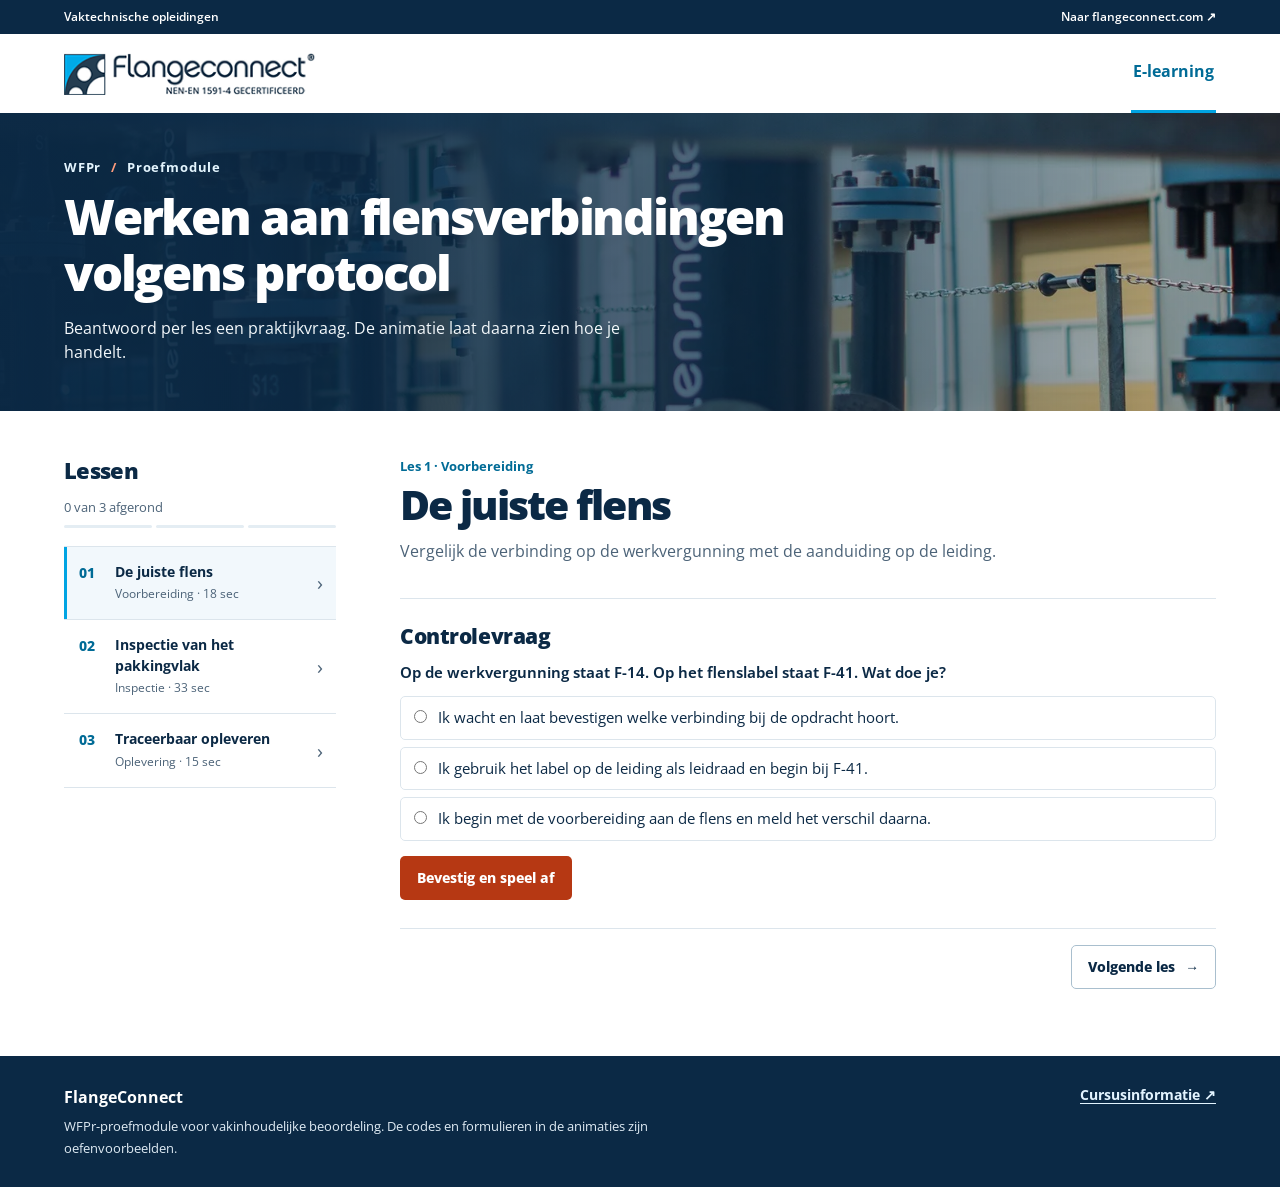
<file: index.html>
<!doctype html>
<html lang="nl">
<head>
  <meta charset="utf-8">
  <meta name="viewport" content="width=device-width, initial-scale=1">
  <meta name="robots" content="noindex, nofollow, noarchive, nosnippet, noimageindex">
  <meta name="theme-color" content="#0b2945">
  <meta name="description" content="Drie korte praktijklessen voor Werken aan flensverbindingen volgens protocol.">
  <title>Werken aan flensverbindingen volgens protocol | FlangeConnect</title>
  <link rel="icon" href="assets/brand/flangeconnect.png" type="image/png">
  <link rel="preload" href="assets/brand/open-sans.woff2" as="font" type="font/woff2" crossorigin>
  <link rel="preload" href="assets/brand/praktijkopstelling.webp" as="image" media="(width > 680px)" fetchpriority="high">
  <link rel="preload" href="assets/brand/praktijkopstelling-mobiel.webp" as="image" media="(width <= 680px)" fetchpriority="high">
  <link rel="stylesheet" href="styles.css?v=2">
  <script src="lessen.js?v=2" defer></script>
</head>
<body>
  <a class="skip" href="#cursus">Naar de lessen</a>
  <header>
    <div class="topline">
      <div class="wrap top-inner"><span>Vaktechnische opleidingen</span><a href="https://flangeconnect.com/e-learning/" rel="nofollow">Naar flangeconnect.com <span aria-hidden="true">↗</span></a></div>
    </div>
    <div class="masthead wrap">
      <a class="brand" aria-label="FlangeConnect, naar de website" href="https://flangeconnect.com/" rel="nofollow"><img src="assets/brand/flangeconnect.png" width="255" height="54" alt="FlangeConnect"></a>
      <span class="mast-label">E-learning</span>
    </div>
  </header>
  <main>
    <section class="course-hero" aria-labelledby="course-title">
      <div class="wrap hero-content">
        <span class="course-kicker">WFPr <span aria-hidden="true">/</span> Proefmodule</span>
        <h1 id="course-title">Werken aan flensverbindingen volgens protocol</h1>
        <p>Beantwoord per les een praktijkvraag. De animatie laat daarna zien hoe je handelt.</p>
      </div>
    </section>
    <div class="wrap course-grid" id="cursus">
      <aside class="outline" id="lesoverzicht">
        <nav aria-labelledby="outline-title">
          <h2 id="outline-title" tabindex="-1">Lessen</h2>
          <div class="progress" hidden data-progress aria-label="Lesvoortgang">
            <p><span data-progress-text>0 van 3 afgerond</span></p>
            <div class="progress-bars" aria-hidden="true"><i></i><i></i><i></i></div>
          </div>
          <ol class="lesson-list">
<li><a class="lesson-link" href="#juiste-flens" data-lesson-link="juiste-flens">
    <span class="lesson-number">01</span><span class="lesson-link-text"><strong>De juiste flens</strong><small>Voorbereiding · 18 sec</small></span>
    <span class="lesson-status" aria-hidden="true">›</span></a></li>
<li><a class="lesson-link" href="#pakkingvlak" data-lesson-link="pakkingvlak">
    <span class="lesson-number">02</span><span class="lesson-link-text"><strong>Inspectie van het pakkingvlak</strong><small>Inspectie · 33 sec</small></span>
    <span class="lesson-status" aria-hidden="true">›</span></a></li>
<li><a class="lesson-link" href="#oplevering" data-lesson-link="oplevering">
    <span class="lesson-number">03</span><span class="lesson-link-text"><strong>Traceerbaar opleveren</strong><small>Oplevering · 15 sec</small></span>
    <span class="lesson-status" aria-hidden="true">›</span></a></li>
          </ol>
        </nav>
      </aside>
      <div class="lesson-content">
<article class="lesson" id="juiste-flens" data-lesson aria-labelledby="juiste-flens-title">
    <div class="lesson-intro">
      <span class="lesson-stage">Les 1 · Voorbereiding</span>
      <h2 id="juiste-flens-title" tabindex="-1">De juiste flens</h2>
      <p>Vergelijk de verbinding op de werkvergunning met de aanduiding op de leiding.</p>
    </div>
    <section class="knowledge" aria-label="Controlevraag">
      <h3>Controlevraag</h3>
      <form hidden class="quiz" data-correct="0" data-success="Juist. De aanduidingen verschillen. Laat de juiste verbinding bevestigen voordat je begint." data-retry="F-14 en F-41 verschillen. Laat vóór de start bevestigen welke verbinding bij de werkvergunning hoort.">
        <fieldset>
          <legend>Op de werkvergunning staat F-14. Op het flenslabel staat F-41. Wat doe je?</legend>
          <label class="choice"><input type="radio" name="answer-juiste-flens" value="0" required><span>Ik wacht en laat bevestigen welke verbinding bij de opdracht hoort.</span></label><label class="choice"><input type="radio" name="answer-juiste-flens" value="1" required><span>Ik gebruik het label op de leiding als leidraad en begin bij F-41.</span></label><label class="choice"><input type="radio" name="answer-juiste-flens" value="2" required><span>Ik begin met de voorbereiding aan de flens en meld het verschil daarna.</span></label>
        </fieldset>
        <div class="quiz-actions"><button class="button check" type="submit">Bevestig en speel af</button></div>
      </form>
      <noscript><p>Zet JavaScript aan om de vraag te beantwoorden en de video af te spelen.</p></noscript>
    </section>
    <div class="player" hidden>
      <video controls playsinline tabindex="0" preload="none" poster="assets/media/01-poster.jpg" width="1920" height="1080" aria-label="De juiste flens">
        <source src="assets/media/01-De-juiste-flens.mp4" type="video/mp4">
        <a href="assets/media/01-De-juiste-flens.mp4">Open de video</a>
      </video>
    </div>
    <p class="feedback" aria-live="polite" aria-atomic="true"></p>
    <p class="takeaway" hidden>Controleer op de werkplek of de aanduiding op de verbinding overeenkomt met de werkvergunning. Vraag bij een verschil om bevestiging.</p>
    <div class="lesson-footer"><a class="button next" href="#pakkingvlak" data-lesson-link="pakkingvlak">Volgende les <span aria-hidden="true">→</span></a></div>
  </article>
<article class="lesson" id="pakkingvlak" data-lesson aria-labelledby="pakkingvlak-title">
    <div class="lesson-intro">
      <span class="lesson-stage">Les 2 · Inspectie</span>
      <h2 id="pakkingvlak-title" tabindex="-1">Inspectie van het pakkingvlak</h2>
      <p>Wijs het pakkingvlak aan en bepaal wat je doet als je twijfelt over de staat ervan.</p>
    </div>
    <section class="knowledge" aria-label="Controlevraag">
      <h3>Controlevraag</h3>
      <form hidden class="quiz" data-correct="1" data-success="Juist. De markering volgt het verhoogde vlak rond de opening. Bij twijfel over de staat ervan onderbreek je het werk en meld je wat je ziet." data-retry="Het pakkingvlak is de verhoogde ring direct rond de opening. De boutgaten liggen daarbuiten.">
        <fieldset>
          <legend>Waar zit het pakkingvlak bij een flens met een verhoogd pakkingvlak?</legend>
          <label class="choice"><input type="radio" name="answer-pakkingvlak" value="0" required><span>De ring met de boutgaten.</span></label><label class="choice"><input type="radio" name="answer-pakkingvlak" value="1" required><span>Het verhoogde, ringvormige vlak rond de opening.</span></label><label class="choice"><input type="radio" name="answer-pakkingvlak" value="2" required><span>De lasnek aan de achterkant van de flens.</span></label>
        </fieldset>
        <div class="quiz-actions"><button class="button check" type="submit">Bevestig en speel af</button></div>
      </form>
      <noscript><p>Zet JavaScript aan om de vraag te beantwoorden en de video af te spelen.</p></noscript>
    </section>
    <div class="player" hidden>
      <video controls playsinline tabindex="0" preload="none" poster="assets/media/02-poster.jpg" width="1920" height="1080" aria-label="Inspectie van het pakkingvlak">
        <source src="assets/media/02-Inspectie-pakkingvlak.mp4" type="video/mp4">
        <a href="assets/media/02-Inspectie-pakkingvlak.mp4">Open de video</a>
      </video>
    </div>
    <p class="feedback" aria-live="polite" aria-atomic="true"></p>
    <p class="takeaway" hidden>Het verhoogde ringvormige vlak rond de opening is het oppervlak waarop de pakking aansluit.</p>
    <div class="lesson-footer"><a class="button next" href="#oplevering" data-lesson-link="oplevering">Volgende les <span aria-hidden="true">→</span></a></div>
  </article>
<article class="lesson" id="oplevering" data-lesson aria-labelledby="oplevering-title">
    <div class="lesson-intro">
      <span class="lesson-stage">Les 3 · Oplevering</span>
      <h2 id="oplevering-title" tabindex="-1">Traceerbaar opleveren</h2>
      <p>Koppel de registratie op het flensprotocol aan de juiste fysieke verbinding.</p>
    </div>
    <section class="knowledge" aria-label="Controlevraag">
      <h3>Controlevraag</h3>
      <form hidden class="quiz" data-correct="2" data-success="Juist. Dezelfde verbindings-ID koppelt het protocol aan de flens." data-retry="Neem F-14 over in het protocol. Zo is de registratie te herleiden tot de juiste flens.">
        <fieldset>
          <legend>Op het flenslabel staat F-14. Welke aanduiding hoort in het flensprotocol?</legend>
          <label class="choice"><input type="radio" name="answer-oplevering" value="0" required><span>Alleen de leidingdiameter.</span></label><label class="choice"><input type="radio" name="answer-oplevering" value="1" required><span>De naam van de monteur.</span></label><label class="choice"><input type="radio" name="answer-oplevering" value="2" required><span>F-14, zoals op het flenslabel.</span></label>
        </fieldset>
        <div class="quiz-actions"><button class="button check" type="submit">Bevestig en speel af</button></div>
      </form>
      <noscript><p>Zet JavaScript aan om de vraag te beantwoorden en de video af te spelen.</p></noscript>
    </section>
    <div class="player" hidden>
      <video controls playsinline tabindex="0" preload="none" poster="assets/media/03-poster.jpg" width="1920" height="1080" aria-label="Traceerbaar opleveren">
        <source src="assets/media/03-Traceerbaar-opleveren.mp4" type="video/mp4">
        <a href="assets/media/03-Traceerbaar-opleveren.mp4">Open de video</a>
      </video>
    </div>
    <p class="feedback" aria-live="polite" aria-atomic="true"></p>
    <p class="takeaway" hidden>Gebruik dezelfde verbindings-ID op het flenslabel en in het protocol. Zo kan een collega bij de verbinding de juiste werkregistratie terugvinden.</p>
    <div class="lesson-footer"><a class="text-link" href="#lesoverzicht" data-overview>Terug naar het lesoverzicht ↑</a></div>
  </article>
      </div>
    </div>
  </main>
  <footer class="site-footer">
    <div class="wrap footer-content">
      <div>
        <strong>FlangeConnect</strong>
        <p>WFPr-proefmodule voor vakinhoudelijke beoordeling. De codes en formulieren in de animaties zijn oefenvoorbeelden.</p>
      </div>
      <a href="https://flangeconnect.com/veiligheidscursussen/werken-aan-flensverbindingen-volgens-protocol/" rel="nofollow">Cursusinformatie <span aria-hidden="true">↗</span></a>
    </div>
  </footer>
</body>
</html>
</file>
<file: styles.css>
@font-face {
  font-family: "Open Sans";
  src: url("assets/brand/open-sans.woff2") format("woff2");
  font-weight: 400 800;
  font-style: normal;
  font-display: swap;
}

:root {
  color-scheme: light;
  --navy: #0b2945;
  --cyan: #00a4e3;
  --blue: #006b96;
  --orange: #f15a29;
  --orange-button: #b63813;
  --muted: #4c6378;
  --line: #dce5ec;
  --wash: #f2f8fc;
  --radius: 5px;
  --focus: #0074a8;
}

*, *::before, *::after { box-sizing: border-box; }
html { scroll-padding-top: 26px; }
body { margin: 0; color: var(--navy); background: white; font: 16px/1.65 "Open Sans", Arial, sans-serif; }
[hidden] { display: none !important; }
.wrap { width: min(1152px, calc(100% - 64px)); margin-inline: auto; }
a { color: inherit; }
button, input { font: inherit; }
:focus-visible { outline: 3px solid var(--focus); outline-offset: 4px; }
h1, h2, h3, p { margin: 0; }
.skip { position: fixed; top: 12px; left: 12px; z-index: 3; transform: translateY(-200%); color: white; background: var(--navy); padding: 10px 16px; }
.skip:focus { transform: none; }

.topline { background: var(--navy); color: #fff; font-size: .76rem; font-weight: 600; }
.top-inner { display: flex; align-items: center; justify-content: space-between; gap: 16px; min-height: 34px; }
.top-inner a { text-decoration: none; }
.top-inner a:hover { text-decoration: underline; }
.topline a:focus-visible, .site-footer a:focus-visible { outline-color: #e5f7ff; }
.masthead { display: flex; justify-content: space-between; gap: 24px; align-items: center; min-height: 79px; }
.brand { display: block; flex: none; line-height: 0; }
.brand img { display: block; width: 252px; height: auto; }
.mast-label { align-self: stretch; display: flex; align-items: center; border-bottom: 3px solid var(--cyan); color: var(--blue); padding-inline: 2px; font-size: .97rem; font-weight: 700; }

.course-hero {
  --hero-photo: url("assets/brand/praktijkopstelling.webp");
  color: #fff;
  position: relative;
  background-color: #16344a;
  background-image: linear-gradient(90deg, #0b2945f7 2%, #0b2945e8 27%, #0b2945a8 59%, #091f3338 100%), var(--hero-photo);
  background-size: cover;
  background-position: center, center 48%;
}
.hero-content { padding: 44px 0 47px; }
.course-kicker { display: block; margin-bottom: 10px; color: #e3f4fd; font-size: .8rem; letter-spacing: .065em; font-weight: 700; }
.course-kicker span { color: #ff9c7d; margin-inline: 6px; }
.course-hero h1 { max-width: 745px; font-size: clamp(2rem, 4vw, 3.08rem); line-height: 1.13; letter-spacing: -.045em; font-weight: 800; text-wrap: balance; }
.course-hero p { max-width: 600px; margin-top: 17px; font-size: 1rem; color: #f3f8fb; line-height: 1.5; }

.course-grid { display: grid; grid-template-columns: minmax(244px, .8fr) minmax(0, 2.4fr); column-gap: clamp(38px, 5vw, 74px); align-items: start; padding-top: 45px; padding-bottom: 67px; }
.outline { position: sticky; top: 25px; }
.outline h2 { font-size: 1.38rem; font-weight: 800; letter-spacing: -.03em; line-height: 1.28; }
.progress { margin: 12px 0 18px; }
.progress p { font-size: .8rem; color: var(--muted); margin-bottom: 7px; }
.progress-bars { display: grid; grid-template-columns: repeat(3, 1fr); gap: 4px; }
.progress-bars i { display: block; height: 3px; background: #e4edf3; border-radius: 2px; }
.progress-bars .complete { background: var(--blue); }
.lesson-list { padding: 0; margin: 0; list-style: none; border-top: 1px solid var(--line); }
.lesson-list li { border-bottom: 1px solid var(--line); }
.lesson-link { display: grid; grid-template-columns: 26px minmax(0,1fr) 13px; gap: 10px; align-items: start; padding: 15px 10px 15px 12px; text-decoration: none; border-left: 3px solid transparent; }
.lesson-link:hover { background: #f7fafd; }
.lesson-link[aria-current] { border-left-color: var(--cyan); background: var(--wash); }
.lesson-link-text { display: grid; gap: 2px; }
.lesson-link strong { font-size: .9rem; line-height: 1.42; }
.lesson-link small { color: var(--muted); font-size: .76rem; }
.lesson-number { color: var(--blue); font-weight: 750; font-size: .85rem; font-variant-numeric: tabular-nums; }
.lesson-status { align-self: center; color: var(--muted); line-height: 1; text-align: center; font-size: 1.22rem; }
.lesson-status.done { color: #16704e; font-size: 1rem; font-weight: 800; }

.lesson + .lesson { margin-top: 44px; }
 .lesson[hidden] + .lesson { margin-top: 0; }
.lesson-intro { margin-bottom: 19px; }
.lesson-stage { display: block; color: var(--blue); font-weight: 700; font-size: .79rem; margin-bottom: 4px; }
.lesson h2 { font-size: clamp(1.8rem, 3.45vw, 2.55rem); line-height: 1.17; letter-spacing: -.046em; font-weight: 800; text-wrap: balance; }
.lesson-intro p { color: var(--muted); margin-top: 9px; }
.player { margin-top: 20px; scroll-margin: 12px; position: relative; overflow: hidden; border-radius: var(--radius); background: #132639; isolation: isolate; box-shadow: 0 10px 25px #14354c19; }
video { width: 100%; height: auto; aspect-ratio: 16 / 9; display: block; object-fit: contain; }
video:focus-visible { outline-offset: -4px; outline-color: #a0d8f2; }
.takeaway { margin-top: 17px; color: var(--muted); line-height: 1.65; }
.knowledge { margin-top: 34px; padding-top: 23px; border-top: 1px solid var(--line); }
.knowledge h3 { font-size: 1.32rem; line-height: 1.3; font-weight: 800; letter-spacing: -.02em; }
.quiz { margin-top: 11px; }
fieldset { padding: 0; border: 0; min-width: 0; margin: 0; }
legend { padding: 0; margin-bottom: 12px; font-weight: 650; font-size: .95rem; line-height: 1.5; }
.choice { display: flex; gap: 11px; align-items: baseline; border: 1px solid var(--line); padding: 10px 13px; border-radius: var(--radius); cursor: pointer; font-size: .91rem; line-height: 1.5; }
.choice + .choice { margin-top: 7px; }
.choice:hover { border-color: #86b6d0; }
.choice:has(input:checked) { background: #eef7fc; border-color: #64a1be; }
.choice input { margin: 0; flex: none; accent-color: var(--blue); }
.quiz-actions { margin-top: 15px; }
.button { display: inline-flex; align-items: center; justify-content: center; gap: 10px; border: 1px solid transparent; border-radius: var(--radius); padding: 10px 16px; min-height: 44px; text-decoration: none; cursor: pointer; font-weight: 750; font-size: .86rem; line-height: 1.3; white-space: nowrap; }
.check { background: var(--orange-button); color: #fff; }
.check:hover { background: #992e11; }
.next { background: #fff; border-color: #a9bfce; color: var(--navy); }
.next:hover { background: var(--wash); border-color: var(--blue); }
.feedback:empty { margin: 0; padding: 0; border: 0; }
.feedback { margin-top: 14px; padding: 11px 13px; border-left: 3px solid; font-size: .88rem; }
.feedback[data-result=correct] { background: #edf6ee; color: #1d543b; border-color: #23805a; }
.feedback[data-result=retry] { background: #fff4e9; color: #722e15; border-color: var(--orange-button); }
.lesson-footer { display: flex; justify-content: flex-end; border-top: 1px solid var(--line); padding-top: 16px; margin-top: 28px; }
.text-link { color: var(--blue); font-size: .9rem; font-weight: 700; text-underline-offset: 3px; }
.site-footer { background: var(--navy); color: #fff; }
.footer-content { display: flex; align-items: flex-start; justify-content: space-between; column-gap: 26px; row-gap: 10px; padding-block: 28px; }
.site-footer p { color: #dfebf4; margin-top: 4px; max-width: 42rem; font-size: .84rem; }
.site-footer a { color: #e3f4ff; white-space: nowrap; font-size: .85rem; font-weight: 700; text-underline-offset: 3px; }

@media (prefers-reduced-motion: no-preference) {
  .lesson.entering, .player:not([hidden]) { animation: enter 240ms cubic-bezier(.22,.76,.26,1) both; }
  .button { transition: color 130ms, background-color 130ms, border-color 130ms, transform 130ms; }
  .button:active { transform: translateY(1px); }
  .lesson-link, .choice { transition: background-color 140ms, border-color 140ms; }
  @keyframes enter { from { opacity: .55; transform: translateY(7px); } to { opacity: 1; transform: none; } }
}

@media (max-width: 900px) {
  .wrap { width: min(100% - 44px, 1152px); }
  .course-grid { grid-template-columns: minmax(194px,.8fr) minmax(0,2.4fr); gap: 31px; }
  .lesson-link { gap: 7px; padding-left: 8px; }
}

@media (max-width: 680px) {
  .wrap { width: calc(100% - 34px); }
  .topline { font-size: .68rem; }
  .top-inner { min-height: 30px; }
  .masthead { min-height: 65px; }
  .brand img { width: min(217px,56vw); }
  .mast-label { font-size: .82rem; }
  .hero-content { padding: 32px 0 36px; }
  .course-hero h1 { font-size: clamp(1.9rem, 7vw, 2.55rem); text-wrap: initial; }
  .course-hero p { font-size: .9rem; }
  .course-hero { --hero-photo: url("assets/brand/praktijkopstelling-mobiel.webp"); background-position: center, 63% center; }
  .course-grid { grid-template-columns: minmax(0,1fr); padding-block: 26px 42px; row-gap: 27px; }
  .outline { position: static; }
  .outline h2 { font-size: 1.18rem; }
  .progress { margin: 6px 0 10px; }
  .lesson-link { grid-template-columns: 24px minmax(0,1fr) 13px; padding-block: 8px; }
  .lesson-link-text { display: flex; justify-content: space-between; align-items: baseline; flex-wrap: wrap; gap: 1px 10px; }
  .lesson-link small { font-size: .7rem; }
  .lesson-intro { margin-bottom: 14px; }
  .lesson-intro p, .takeaway { font-size: .91rem; }
  .knowledge { margin-top: 25px; }
  .footer-content { flex-direction: column; }
}
</file>
